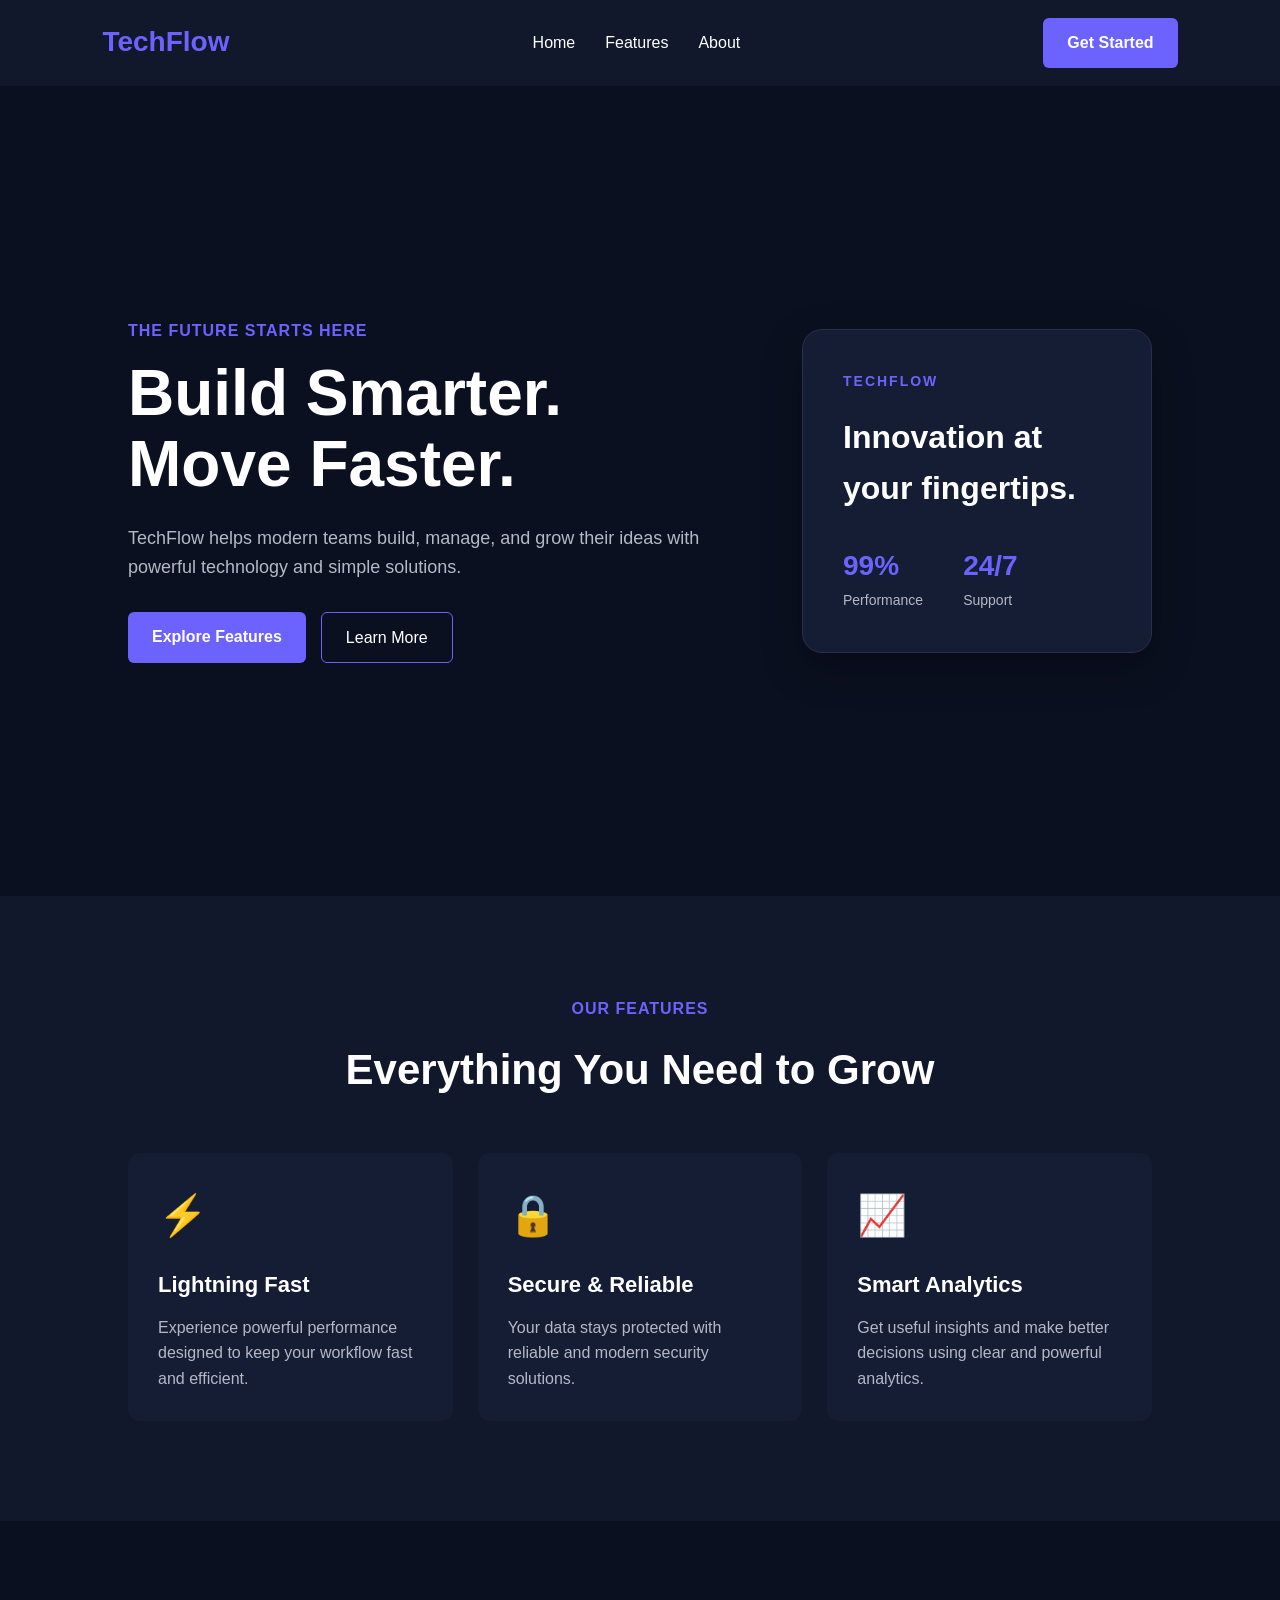
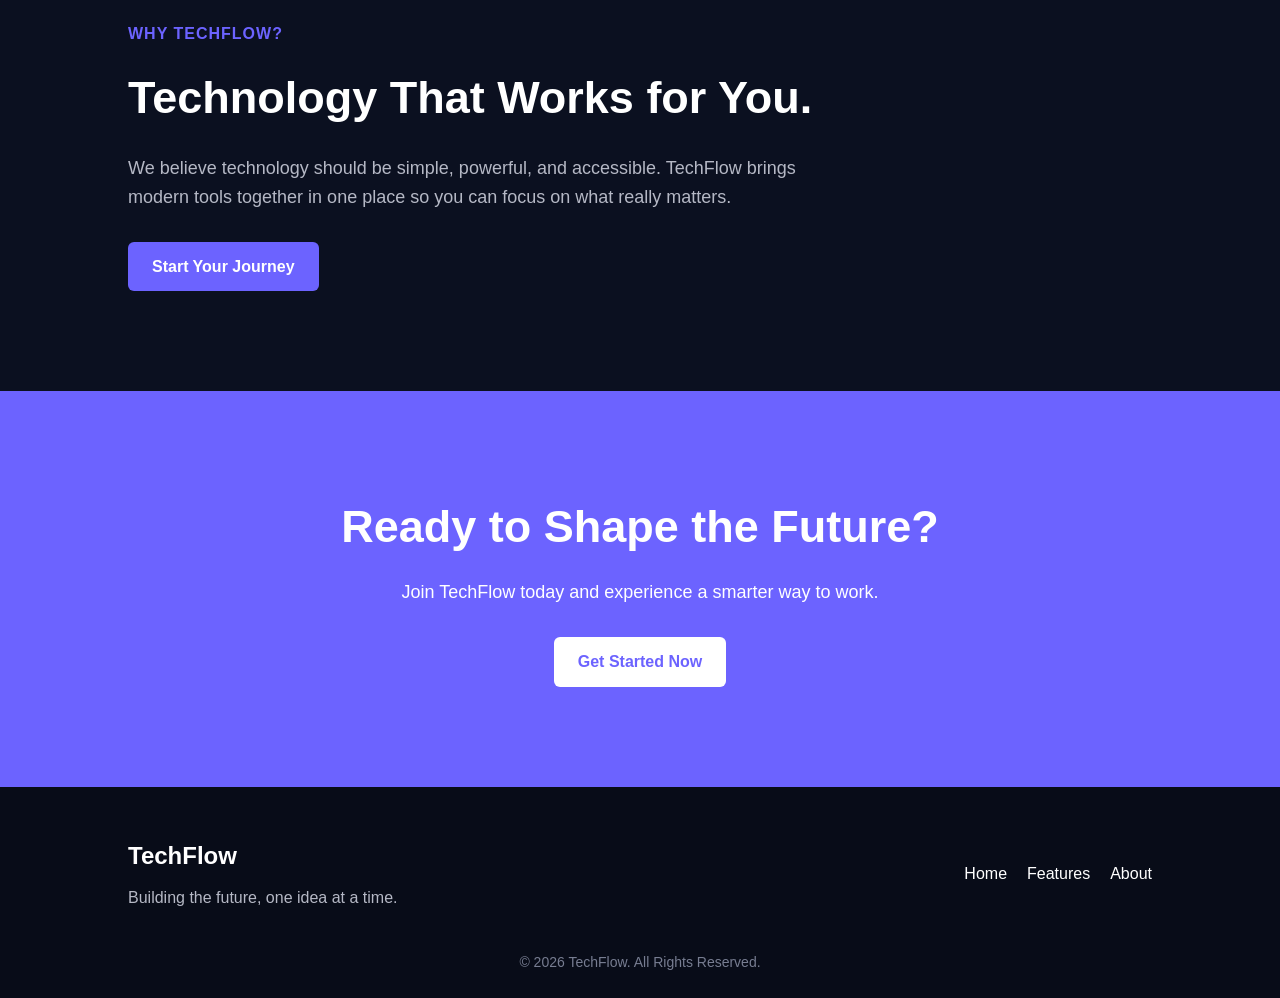
<file: WebDev-L1-LandingPage/index.html>
<!DOCTYPE html>
<html lang="en">

<head>
    <meta charset="UTF-8">
    <meta name="viewport" content="width=device-width, initial-scale=1.0">

    <title>TechFlow | Future of Technology</title>

    <link rel="stylesheet" href="style.css">
</head>

<body>

    <!-- Navigation Bar -->
    <nav class="navbar">
        <div class="logo">TechFlow</div>

        <ul class="nav-links">
            <li><a href="#home">Home</a></li>
            <li><a href="#features">Features</a></li>
            <li><a href="#about">About</a></li>
        </ul>

        <a href="#contact" class="nav-button">Get Started</a>
    </nav>


    <!-- Hero Section -->
    <section class="hero" id="home">

        <div class="hero-content">
            <p class="tag">THE FUTURE STARTS HERE</p>

            <h1>Build Smarter.<br>Move Faster.</h1>

            <p class="hero-text">
                TechFlow helps modern teams build, manage, and grow
                their ideas with powerful technology and simple solutions.
            </p>

            <div class="hero-buttons">
                <a href="#features" class="primary-button">
                    Explore Features
                </a>

                <a href="#about" class="secondary-button">
                    Learn More
                </a>
            </div>
        </div>


        <div class="hero-card">
            <p class="card-title">TECHFLOW</p>

            <h2>
                Innovation at<br>
                your fingertips.
            </h2>

            <div class="stats">

                <div class="stat">
                    <h3>99%</h3>
                    <p>Performance</p>
                </div>

                <div class="stat">
                    <h3>24/7</h3>
                    <p>Support</p>
                </div>

            </div>
        </div>

    </section>


    <!-- Features Section -->
    <section class="features" id="features">

        <div class="section-heading">
            <p class="tag">OUR FEATURES</p>
            <h2>Everything You Need to Grow</h2>
        </div>


        <div class="feature-container">

            <div class="feature-card">
                <div class="icon">⚡</div>

                <h3>Lightning Fast</h3>

                <p>
                    Experience powerful performance designed to keep
                    your workflow fast and efficient.
                </p>
            </div>


            <div class="feature-card">
                <div class="icon">🔒</div>

                <h3>Secure & Reliable</h3>

                <p>
                    Your data stays protected with reliable and
                    modern security solutions.
                </p>
            </div>


            <div class="feature-card">
                <div class="icon">📈</div>

                <h3>Smart Analytics</h3>

                <p>
                    Get useful insights and make better decisions
                    using clear and powerful analytics.
                </p>
            </div>

        </div>

    </section>


    <!-- About Section -->
    <section class="about" id="about">

        <div class="about-content">

            <p class="tag">WHY TECHFLOW?</p>

            <h2>Technology That Works for You.</h2>

            <p>
                We believe technology should be simple, powerful, and
                accessible. TechFlow brings modern tools together in one
                place so you can focus on what really matters.
            </p>

            <a href="#contact" class="primary-button">
                Start Your Journey
            </a>

        </div>

    </section>


    <!-- Contact / Call to Action -->
    <section class="contact" id="contact">

        <h2>Ready to Shape the Future?</h2>

        <p>
            Join TechFlow today and experience a smarter way to work.
        </p>

        <a href="#home" class="primary-button">
            Get Started Now
        </a>

    </section>


    <!-- Footer -->
    <footer>

        <div class="footer-content">

            <div>
                <h2>TechFlow</h2>

                <p>
                    Building the future, one idea at a time.
                </p>
            </div>


            <div class="footer-links">
                <a href="#home">Home</a>
                <a href="#features">Features</a>
                <a href="#about">About</a>
            </div>

        </div>


        <p class="copyright">
            © 2026 TechFlow. All Rights Reserved.
        </p>

    </footer>

</body>

</html>
</file>
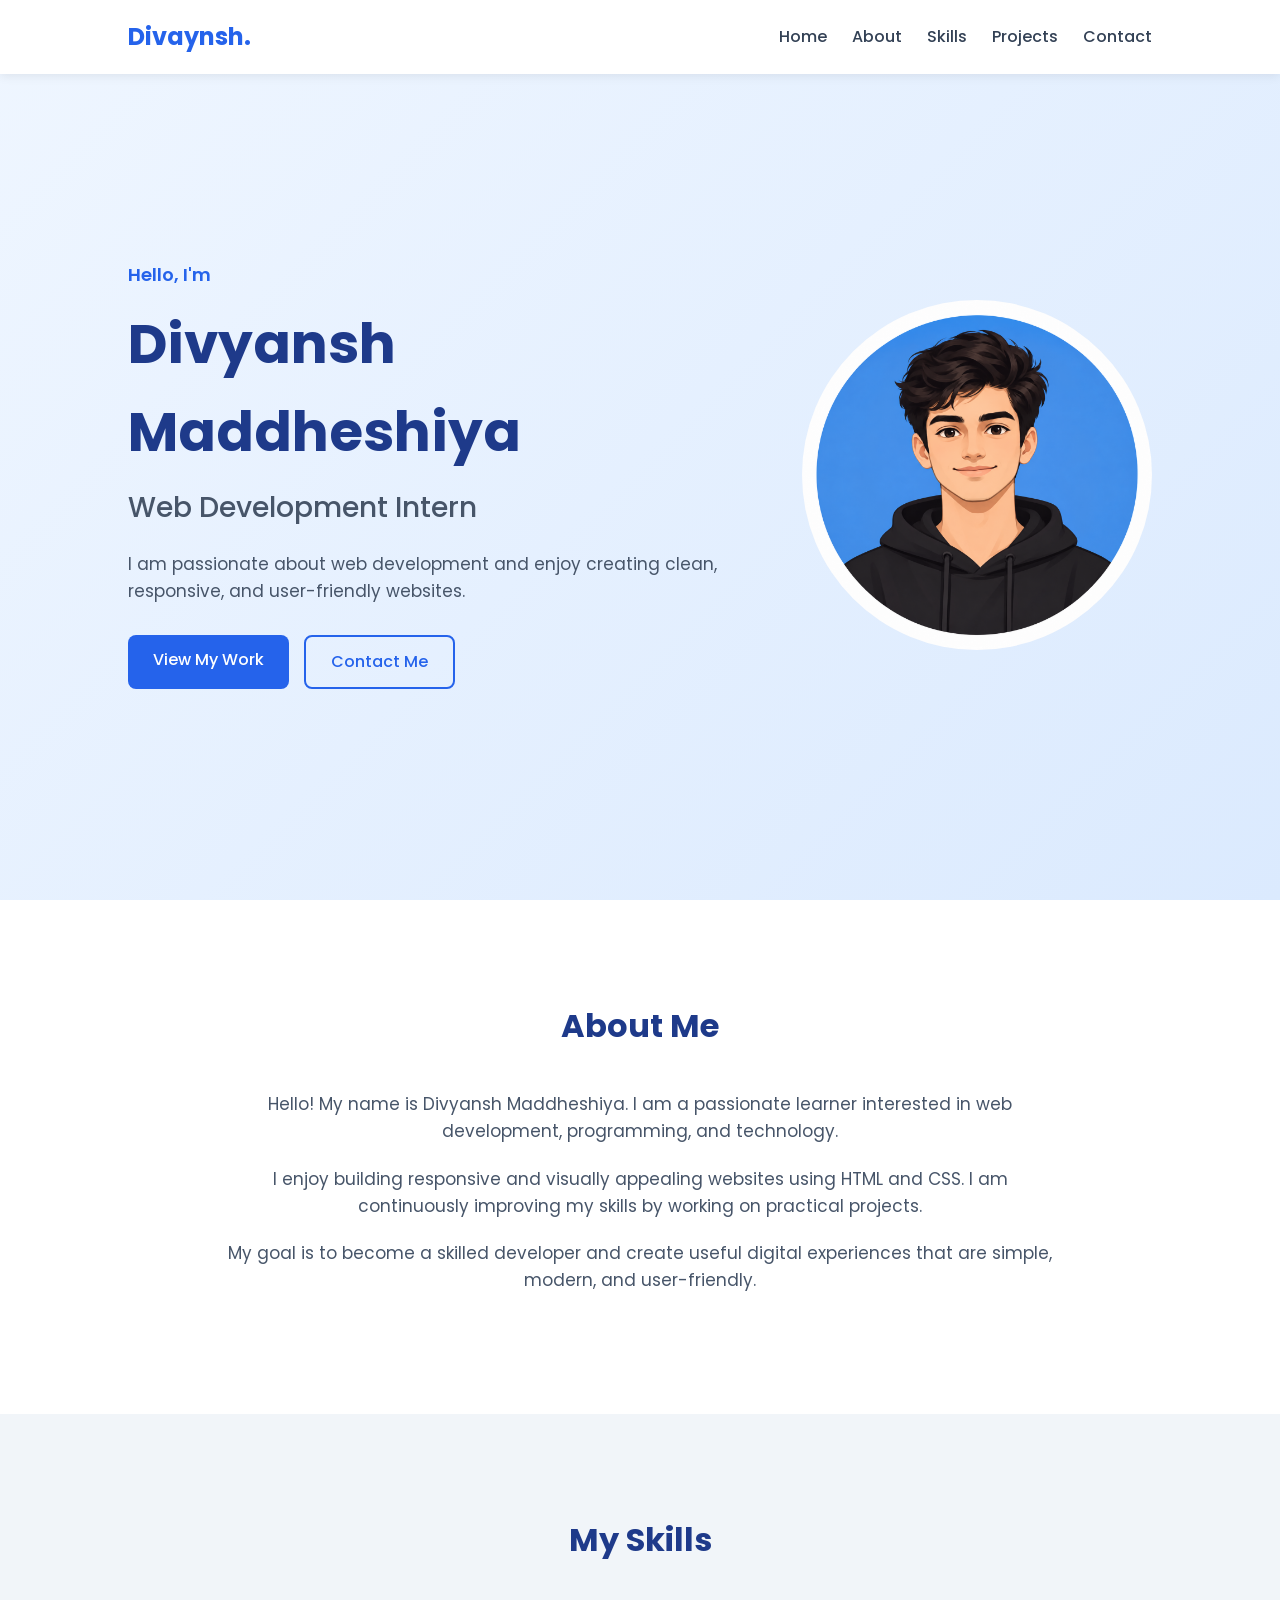
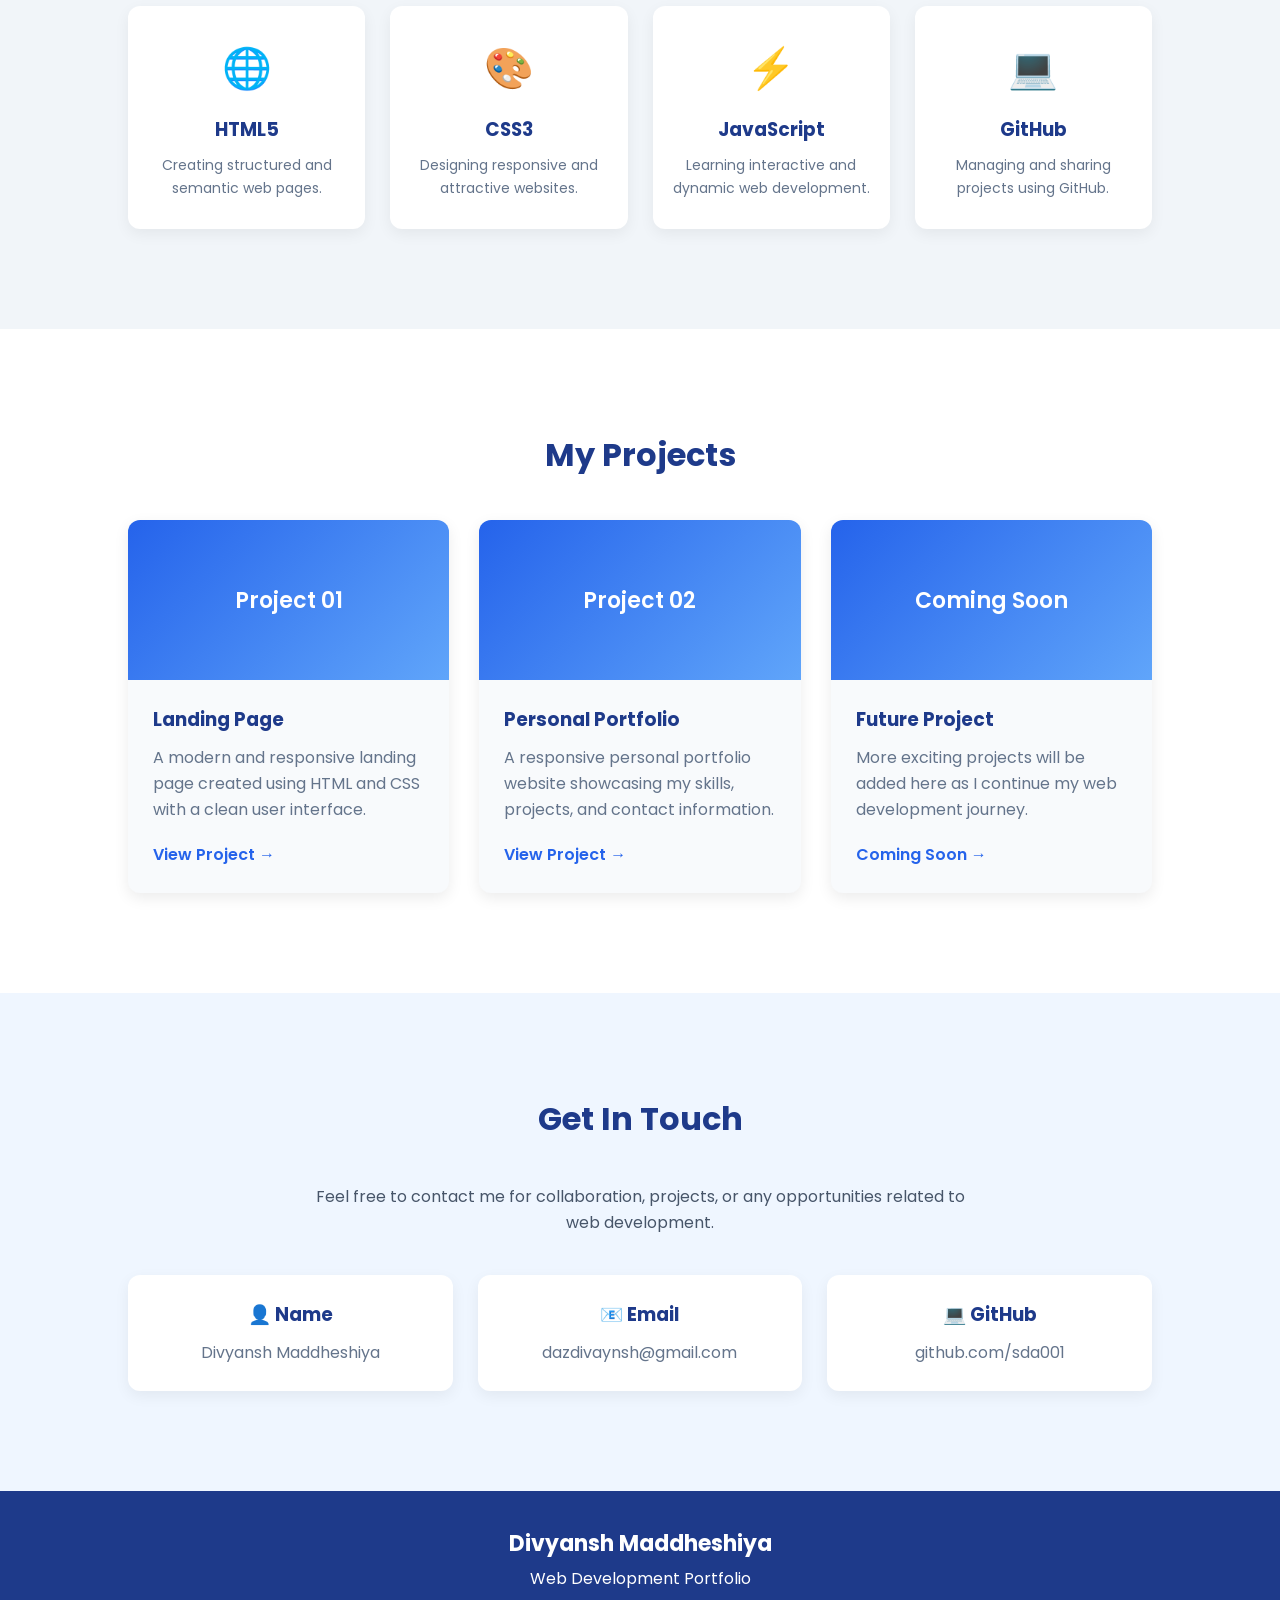
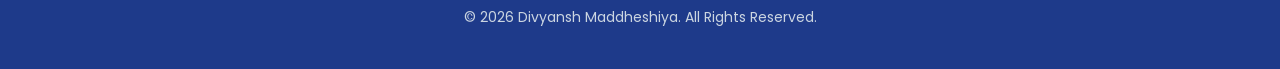
<file: WebDev-L1-PersonalPortfolio/index.html>
<!DOCTYPE html>
<html lang="en">
<head>
    <meta charset="UTF-8">
    <meta name="viewport" content="width=device-width, initial-scale=1.0">

    <title>Divyansh Maddheshiya | Portfolio</title>

    <link rel="stylesheet" href="style.css">

    <link rel="preconnect" href="https://fonts.googleapis.com">
    <link rel="preconnect" href="https://fonts.gstatic.com" crossorigin>
    <link href="https://fonts.googleapis.com/css2?family=Poppins:wght@400;500;600;700&display=swap" rel="stylesheet">
</head>

<body>

    <!-- Navigation Bar -->
    <nav class="navbar">
        <div class="logo">Divaynsh.</div>

        <ul class="nav-links">
            <li><a href="#home">Home</a></li>
            <li><a href="#about">About</a></li>
            <li><a href="#skills">Skills</a></li>
            <li><a href="#projects">Projects</a></li>
            <li><a href="#contact">Contact</a></li>
        </ul>
    </nav>


    <!-- Hero Section -->
    <section id="home" class="hero">

        <div class="hero-content">

            <div class="hero-text">
                <p class="hello">Hello, I'm</p>

                <h1>Divyansh Maddheshiya</h1>

                <h2>Web Development Intern</h2>

                <p class="hero-description">
                    I am passionate about web development and enjoy creating
                    clean, responsive, and user-friendly websites.
                </p>

                <div class="hero-buttons">
                    <a href="#projects" class="btn">View My Work</a>
                    <a href="#contact" class="btn btn-outline">Contact Me</a>
                </div>
            </div>

            <div class="hero-image">
                <div class="profile-circle">
                    <img src="boy-avatar.png" alt="Profile Avatar">
                </div>
            </div>

        </div>

    </section>


    <!-- About Section -->
    <section id="about" class="about section">

        <h2 class="section-title">About Me</h2>

        <div class="about-content">

            <p>
                Hello! My name is Divyansh Maddheshiya. I am a passionate learner
                interested in web development, programming, and technology.
            </p>

            <p>
                I enjoy building responsive and visually appealing websites
                using HTML and CSS. I am continuously improving my skills by
                working on practical projects.
            </p>

            <p>
                My goal is to become a skilled developer and create useful
                digital experiences that are simple, modern, and user-friendly.
            </p>

        </div>

    </section>


    <!-- Skills Section -->
    <section id="skills" class="skills section">

        <h2 class="section-title">My Skills</h2>

        <div class="skills-container">

            <div class="skill-card">
                <div class="skill-icon">🌐</div>
                <h3>HTML5</h3>
                <p>Creating structured and semantic web pages.</p>
            </div>

            <div class="skill-card">
                <div class="skill-icon">🎨</div>
                <h3>CSS3</h3>
                <p>Designing responsive and attractive websites.</p>
            </div>

            <div class="skill-card">
                <div class="skill-icon">⚡</div>
                <h3>JavaScript</h3>
                <p>Learning interactive and dynamic web development.</p>
            </div>

            <div class="skill-card">
                <div class="skill-icon">💻</div>
                <h3>GitHub</h3>
                <p>Managing and sharing projects using GitHub.</p>
            </div>

        </div>

    </section>


    <!-- Projects Section -->
    <section id="projects" class="projects section">

        <h2 class="section-title">My Projects</h2>

        <div class="projects-container">

            <!-- Project 1 -->
            <div class="project-card">

                <div class="project-image">
                    <span>Project 01</span>
                </div>

                <div class="project-content">
                    <h3>Landing Page</h3>

                    <p>
                        A modern and responsive landing page created using
                        HTML and CSS with a clean user interface.
                    </p>

                    <a href="#" class="project-btn">View Project →</a>
                </div>

            </div>


            <!-- Project 2 -->
            <div class="project-card">

                <div class="project-image">
                    <span>Project 02</span>
                </div>

                <div class="project-content">
                    <h3>Personal Portfolio</h3>

                    <p>
                        A responsive personal portfolio website showcasing
                        my skills, projects, and contact information.
                    </p>

                    <a href="#" class="project-btn">View Project →</a>
                </div>

            </div>


            <!-- Project 3 -->
            <div class="project-card">

                <div class="project-image">
                    <span>Coming Soon</span>
                </div>

                <div class="project-content">
                    <h3>Future Project</h3>

                    <p>
                        More exciting projects will be added here as I continue
                        my web development journey.
                    </p>

                    <a href="#" class="project-btn">Coming Soon →</a>
                </div>

            </div>

        </div>

    </section>


    <!-- Contact Section -->
    <section id="contact" class="contact section">

        <h2 class="section-title">Get In Touch</h2>

        <p class="contact-text">
            Feel free to contact me for collaboration, projects, or any
            opportunities related to web development.
        </p>

        <div class="contact-container">

            <div class="contact-card">
                <h3>👤 Name</h3>
                <p>Divyansh Maddheshiya</p>
            </div>

            <div class="contact-card">
                <h3>📧 Email</h3>
                <p>dazdivaynsh@gmail.com</p>
            </div>

            <div class="contact-card">
                <h3>💻 GitHub</h3>
                <p>github.com/sda001</p>
            </div>

        </div>

    </section>


    <!-- Footer -->
    <footer>

        <h3>Divyansh Maddheshiya</h3>

        <p>Web Development Portfolio</p>

        <p class="copyright">
            © 2026 Divyansh Maddheshiya. All Rights Reserved.
        </p>

    </footer>

</body>
</html>
</file>
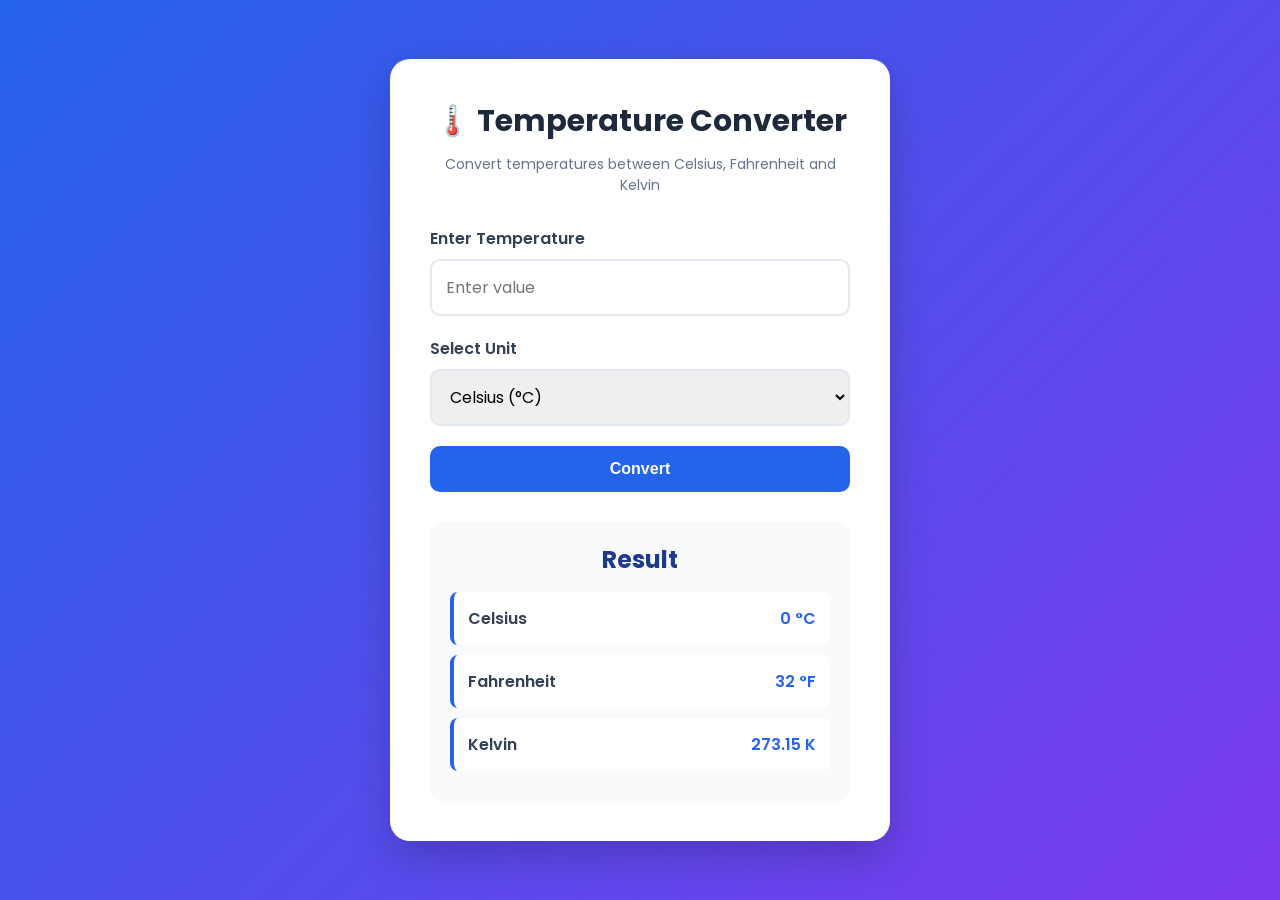
<file: WebDev-L1-TemperatureConverter/index.html>
<!DOCTYPE html>
<html lang="en">

<head>
    <meta charset="UTF-8">
    <meta name="viewport" content="width=device-width, initial-scale=1.0">

    <title>Temperature Converter</title>

    <link rel="stylesheet" href="style.css">

    <link rel="preconnect" href="https://fonts.googleapis.com">
    <link rel="preconnect" href="https://fonts.gstatic.com" crossorigin>
    <link href="https://fonts.googleapis.com/css2?family=Poppins:wght@400;500;600;700&display=swap" rel="stylesheet">
</head>

<body>

    <div class="container">

        <div class="converter-box">

            <h1>🌡️ Temperature Converter</h1>

            <p class="subtitle">
                Convert temperatures between Celsius, Fahrenheit and Kelvin
            </p>

            <div class="input-group">
                <label for="temperature">Enter Temperature</label>

                <input
                    type="number"
                    id="temperature"
                    placeholder="Enter value"
                >
            </div>


            <div class="input-group">

                <label for="unit">Select Unit</label>

                <select id="unit">
                    <option value="celsius">Celsius (°C)</option>
                    <option value="fahrenheit">Fahrenheit (°F)</option>
                    <option value="kelvin">Kelvin (K)</option>
                </select>

            </div>


            <button onclick="convertTemperature()">
                Convert
            </button>


            <div class="result-box">

                <h2>Result</h2>

                <div class="result">
                    <p>Celsius</p>
                    <span id="celsius">0 °C</span>
                </div>

                <div class="result">
                    <p>Fahrenheit</p>
                    <span id="fahrenheit">32 °F</span>
                </div>

                <div class="result">
                    <p>Kelvin</p>
                    <span id="kelvin">273.15 K</span>
                </div>

            </div>

        </div>

    </div>

    <script src="script.js"></script>

</body>

</html>
</file>
<file: WebDev-L1-LandingPage/style.css>
/* Reset and Basic Styling */
* {
    margin: 0;
    padding: 0;
    box-sizing: border-box;
}

html {
    scroll-behavior: smooth;
}

body {
    font-family: Arial, sans-serif;
    background-color: #0b1020;
    color: #ffffff;
    line-height: 1.6;
}

/* Navigation Bar */
.navbar {
    position: sticky;
    top: 0;
    z-index: 1000;

    display: flex;
    justify-content: space-between;
    align-items: center;

    padding: 18px 8%;
    background-color: #11182b;
}

.logo {
    font-size: 28px;
    font-weight: bold;
    color: #6c63ff;
}

.nav-links {
    display: flex;
    list-style: none;
    gap: 30px;
}

.nav-links a {
    color: white;
    text-decoration: none;
    font-size: 16px;
}

.nav-links a:hover {
    color: #6c63ff;
}

.nav-button,
.primary-button {
    display: inline-block;
    padding: 12px 24px;
    background-color: #6c63ff;
    color: white;
    text-decoration: none;
    border-radius: 6px;
    font-weight: bold;
}

.nav-button:hover,
.primary-button:hover {
    background-color: #554ee0;
}

/* Hero Section */
.hero {
    min-height: 90vh;
    display: flex;
    justify-content: space-between;
    align-items: center;
    gap: 50px;

    padding: 80px 10%;
}

.hero-content {
    max-width: 600px;
}

.tag {
    color: #6c63ff;
    font-weight: bold;
    letter-spacing: 1px;
    margin-bottom: 15px;
}

.hero h1 {
    font-size: 64px;
    line-height: 1.1;
    margin-bottom: 25px;
}

.hero-text {
    color: #b5b8c5;
    font-size: 18px;
    margin-bottom: 30px;
}

.hero-buttons {
    display: flex;
    gap: 15px;
    flex-wrap: wrap;
}

.secondary-button {
    display: inline-block;
    padding: 12px 24px;
    border: 1px solid #6c63ff;
    color: white;
    text-decoration: none;
    border-radius: 6px;
}

.secondary-button:hover {
    background-color: #6c63ff;
}

/* Hero Card */
.hero-card {
    width: 350px;
    padding: 40px;

    background-color: #151d35;
    border: 1px solid #28304d;
    border-radius: 20px;

    box-shadow: 0 15px 40px rgba(0, 0, 0, 0.3);
}

.card-title {
    color: #6c63ff;
    font-size: 14px;
    font-weight: bold;
    letter-spacing: 2px;
}

.hero-card h2 {
    font-size: 32px;
    margin: 20px 0;
}

.stats {
    display: flex;
    gap: 40px;
    margin-top: 30px;
}

.stat h3 {
    font-size: 28px;
    color: #6c63ff;
}

.stat p {
    color: #b5b8c5;
    font-size: 14px;
}

/* Features Section */
.features {
    padding: 100px 10%;
    background-color: #11182b;
}

.section-heading {
    text-align: center;
    margin-bottom: 50px;
}

.section-heading h2 {
    font-size: 42px;
}

.feature-container {
    display: grid;
    grid-template-columns: repeat(3, 1fr);
    gap: 25px;
}

.feature-card {
    padding: 30px;
    background-color: #151d35;
    border-radius: 12px;
    transition: transform 0.3s ease;
}

.feature-card:hover {
    transform: translateY(-8px);
}

.icon {
    font-size: 40px;
    margin-bottom: 20px;
}

.feature-card h3 {
    font-size: 22px;
    margin-bottom: 12px;
}

.feature-card p {
    color: #b5b8c5;
}

/* About Section */
.about {
    padding: 100px 10%;
}

.about-content {
    max-width: 700px;
}

.about h2 {
    font-size: 45px;
    margin-bottom: 20px;
}

.about-content p:not(.tag) {
    color: #b5b8c5;
    margin-bottom: 30px;
    font-size: 18px;
}

/* Contact Section */
.contact {
    text-align: center;
    padding: 100px 10%;
    background-color: #6c63ff;
}

.contact h2 {
    font-size: 45px;
    margin-bottom: 15px;
}

.contact p {
    margin-bottom: 30px;
    font-size: 18px;
}

.contact .primary-button {
    background-color: #ffffff;
    color: #6c63ff;
}

/* Footer */
footer {
    padding: 50px 10% 25px;
    background-color: #080c18;
}

.footer-content {
    display: flex;
    justify-content: space-between;
    gap: 30px;
}

.footer-content h2 {
    margin-bottom: 10px;
}

.footer-content p {
    color: #b5b8c5;
}

.footer-links {
    display: flex;
    gap: 20px;
    align-items: center;
}

.footer-links a {
    color: white;
    text-decoration: none;
}

.footer-links a:hover {
    color: #6c63ff;
}

.copyright {
    text-align: center;
    margin-top: 40px;
    color: #777d91;
    font-size: 14px;
}

/* Mobile Responsive Design */
@media (max-width: 768px) {

    .navbar {
        flex-direction: column;
        gap: 15px;
    }

    .nav-links {
        gap: 15px;
    }

    .hero {
        flex-direction: column;
        text-align: center;
        padding: 70px 8%;
    }

    .hero h1 {
        font-size: 45px;
    }

    .hero-buttons {
        justify-content: center;
    }

    .hero-card {
        width: 100%;
        max-width: 350px;
    }

    .feature-container {
        grid-template-columns: 1fr;
    }

    .section-heading h2,
    .about h2,
    .contact h2 {
        font-size: 34px;
    }

    .about {
        text-align: center;
    }

    .footer-content {
        flex-direction: column;
        text-align: center;
    }

    .footer-links {
        justify-content: center;
        flex-wrap: wrap;
    }
}
</file>
<file: WebDev-L1-PersonalPortfolio/style.css>
/* ========================================
   RESET & BASIC STYLING
======================================== */

* {
    margin: 0;
    padding: 0;
    box-sizing: border-box;
}

html {
    scroll-behavior: smooth;
}

body {
    font-family: "Poppins", sans-serif;
    background-color: #f8fafc;
    color: #1e293b;
    line-height: 1.6;
}


/* ========================================
   NAVIGATION BAR
======================================== */

.navbar {
    position: fixed;
    top: 0;
    left: 0;
    width: 100%;
    background-color: #ffffff;

    display: flex;
    justify-content: space-between;
    align-items: center;

    padding: 18px 10%;

    box-shadow: 0 2px 10px rgba(0, 0, 0, 0.08);

    z-index: 1000;
}

.logo {
    font-size: 24px;
    font-weight: 700;
    color: #2563eb;
}

.nav-links {
    display: flex;
    list-style: none;
    gap: 25px;
}

.nav-links a {
    text-decoration: none;
    color: #334155;
    font-weight: 500;
    transition: 0.3s ease;
}

.nav-links a:hover {
    color: #2563eb;
}


/* ========================================
   GENERAL SECTION
======================================== */

.section {
    padding: 100px 10%;
}

.section-title {
    text-align: center;
    font-size: 32px;
    margin-bottom: 40px;
    color: #1e3a8a;
}


/* ========================================
   HERO SECTION
======================================== */

.hero {
    min-height: 100vh;

    display: flex;
    align-items: center;

    padding: 120px 10% 70px;

    background: linear-gradient(
        135deg,
        #eff6ff,
        #dbeafe
    );
}

.hero-content {
    width: 100%;

    display: flex;
    align-items: center;
    justify-content: space-between;

    gap: 50px;
}

.hero-text {
    max-width: 600px;
}

.hello {
    color: #2563eb;
    font-weight: 600;
    font-size: 18px;
}

.hero h1 {
    font-size: 55px;
    color: #1e3a8a;
    margin: 10px 0;
}

.hero h2 {
    font-size: 28px;
    font-weight: 500;
    color: #475569;
    margin-bottom: 20px;
}

.hero-description {
    font-size: 17px;
    margin-bottom: 30px;
    color: #475569;
}


/* ========================================
   HERO BUTTONS
======================================== */

.hero-buttons {
    display: flex;
    gap: 15px;
}

.btn {
    display: inline-block;

    padding: 12px 25px;

    background-color: #2563eb;
    color: white;

    text-decoration: none;

    border-radius: 8px;

    font-weight: 500;

    transition: 0.3s ease;
}

.btn:hover {
    background-color: #1d4ed8;
    transform: translateY(-2px);
}

.btn-outline {
    background-color: transparent;
    border: 2px solid #2563eb;
    color: #2563eb;
}

.btn-outline:hover {
    background-color: #2563eb;
    color: white;
}


/* ========================================
   PROFILE IMAGE
======================================== */

.hero-image {
    display: flex;
    justify-content: center;
    align-items: center;
}

.profile-circle {
    width: 350px;
    height: 350px;

    border-radius: 50%;

    overflow: hidden;

    display: flex;
    justify-content: center;
    align-items: center;

    margin: auto;

    background-color: #dbeafe;
}

.profile-circle img {
    width: 100%;
    height: 100%;

    object-fit: cover;
    object-position: center;

    display: block;
}


/* ========================================
   ABOUT SECTION
======================================== */

.about {
    background-color: #ffffff;
}

.about-content {
    max-width: 850px;
    margin: auto;
    text-align: center;
}

.about-content p {
    margin-bottom: 20px;

    color: #475569;

    font-size: 17px;
}


/* ========================================
   SKILLS SECTION
======================================== */

.skills {
    background-color: #f1f5f9;
}

.skills-container {
    display: grid;

    grid-template-columns: repeat(4, 1fr);

    gap: 25px;
}

.skill-card {
    background-color: #ffffff;

    padding: 30px 20px;

    text-align: center;

    border-radius: 12px;

    box-shadow: 0 5px 15px rgba(0, 0, 0, 0.06);

    transition: 0.3s ease;
}

.skill-card:hover {
    transform: translateY(-8px);
}

.skill-icon {
    font-size: 40px;
    margin-bottom: 15px;
}

.skill-card h3 {
    color: #1e3a8a;
    margin-bottom: 10px;
}

.skill-card p {
    color: #64748b;
    font-size: 14px;
}


/* ========================================
   PROJECTS SECTION
======================================== */

.projects {
    background-color: #ffffff;
}

.projects-container {
    display: grid;

    grid-template-columns: repeat(3, 1fr);

    gap: 30px;
}

.project-card {
    background-color: #f8fafc;

    border-radius: 12px;

    overflow: hidden;

    box-shadow: 0 5px 15px rgba(0, 0, 0, 0.08);

    transition: 0.3s ease;
}

.project-card:hover {
    transform: translateY(-8px);
}


/* Project Image */

.project-image {
    height: 160px;

    background: linear-gradient(
        135deg,
        #2563eb,
        #60a5fa
    );

    display: flex;
    align-items: center;
    justify-content: center;
}

.project-image span {
    color: white;

    font-size: 22px;

    font-weight: 600;
}


/* Project Content */

.project-content {
    padding: 25px;
}

.project-content h3 {
    color: #1e3a8a;
    margin-bottom: 10px;
}

.project-content p {
    color: #64748b;
    margin-bottom: 20px;
}

.project-btn {
    color: #2563eb;

    text-decoration: none;

    font-weight: 600;
}


/* ========================================
   CONTACT SECTION
======================================== */

.contact {
    background-color: #eff6ff;

    text-align: center;
}

.contact-text {
    max-width: 650px;

    margin: 0 auto 40px;

    color: #475569;
}

.contact-container {
    display: grid;

    grid-template-columns: repeat(3, 1fr);

    gap: 25px;
}

.contact-card {
    background-color: #ffffff;

    padding: 25px;

    border-radius: 12px;

    box-shadow: 0 5px 15px rgba(0, 0, 0, 0.06);
}

.contact-card h3 {
    color: #1e3a8a;

    margin-bottom: 10px;
}

.contact-card p {
    color: #64748b;

    word-break: break-word;
}


/* ========================================
   FOOTER
======================================== */

footer {
    background-color: #1e3a8a;

    color: white;

    text-align: center;

    padding: 35px 20px;
}

footer h3 {
    font-size: 22px;

    margin-bottom: 5px;
}

footer p {
    margin: 5px 0;
}

.copyright {
    margin-top: 15px;

    font-size: 14px;

    color: #cbd5e1;
}


/* ========================================
   RESPONSIVE DESIGN
======================================== */

/* Tablets */

@media (max-width: 900px) {

    .hero-content {
        flex-direction: column-reverse;

        text-align: center;
    }

    .hero-buttons {
        justify-content: center;
    }

    .skills-container {
        grid-template-columns: repeat(2, 1fr);
    }

    .projects-container {
        grid-template-columns: repeat(2, 1fr);
    }

    .contact-container {
        grid-template-columns: 1fr;
    }
}


/* Mobile */

@media (max-width: 600px) {

    .navbar {
        flex-direction: column;

        gap: 12px;

        padding: 15px 5%;
    }

    .nav-links {
        gap: 12px;

        flex-wrap: wrap;

        justify-content: center;
    }

    .nav-links a {
        font-size: 14px;
    }

    .hero {
        padding: 170px 7% 70px;
    }

    .section {
        padding: 70px 7%;
    }

    .hero h1 {
        font-size: 40px;
    }

    .hero h2 {
        font-size: 22px;
    }

    .hero-description {
        font-size: 15px;
    }

    .profile-circle {
        width: 200px;
        height: 200px;
    }

    .skills-container,
    .projects-container {
        grid-template-columns: 1fr;
    }

    .section-title {
        font-size: 28px;
    }

    .hero-buttons {
        flex-direction: column;

        align-items: center;
    }

    .btn {
        width: 200px;

        text-align: center;
    }
}
</file>
<file: WebDev-L1-TemperatureConverter/style.css>
* {
    margin: 0;
    padding: 0;
    box-sizing: border-box;
}

body {
    font-family: "Poppins", sans-serif;
    background: linear-gradient(135deg, #2563eb, #7c3aed);
    min-height: 100vh;
    display: flex;
    justify-content: center;
    align-items: center;
    padding: 20px;
}

.container {
    width: 100%;
    max-width: 500px;
}

.converter-box {
    background-color: white;
    padding: 40px;
    border-radius: 20px;
    box-shadow: 0 15px 40px rgba(0, 0, 0, 0.2);
}

h1 {
    text-align: center;
    color: #1e293b;
    margin-bottom: 10px;
    font-size: 30px;
}

.subtitle {
    text-align: center;
    color: #64748b;
    font-size: 14px;
    margin-bottom: 30px;
}

.input-group {
    margin-bottom: 20px;
}

label {
    display: block;
    margin-bottom: 8px;
    font-weight: 600;
    color: #334155;
}

input,
select {
    width: 100%;
    padding: 14px;
    border: 2px solid #e2e8f0;
    border-radius: 10px;
    font-size: 16px;
    font-family: "Poppins", sans-serif;
    outline: none;
}

input:focus,
select:focus {
    border-color: #2563eb;
}

button {
    width: 100%;
    padding: 14px;
    border: none;
    border-radius: 10px;
    background-color: #2563eb;
    color: white;
    font-size: 16px;
    font-weight: 600;
    cursor: pointer;
    transition: 0.3s;
}

button:hover {
    background-color: #1d4ed8;
    transform: translateY(-2px);
}

.result-box {
    margin-top: 30px;
    background-color: #f8fafc;
    padding: 20px;
    border-radius: 12px;
}

.result-box h2 {
    text-align: center;
    color: #1e3a8a;
    margin-bottom: 15px;
}

.result {
    display: flex;
    justify-content: space-between;
    align-items: center;
    background-color: white;
    padding: 14px;
    margin-bottom: 10px;
    border-radius: 8px;
    border-left: 4px solid #2563eb;
}

.result p {
    font-weight: 600;
    color: #334155;
}

.result span {
    color: #2563eb;
    font-weight: 600;
}

@media (max-width: 500px) {

    .converter-box {
        padding: 25px;
    }

    h1 {
        font-size: 24px;
    }

}
</file>
